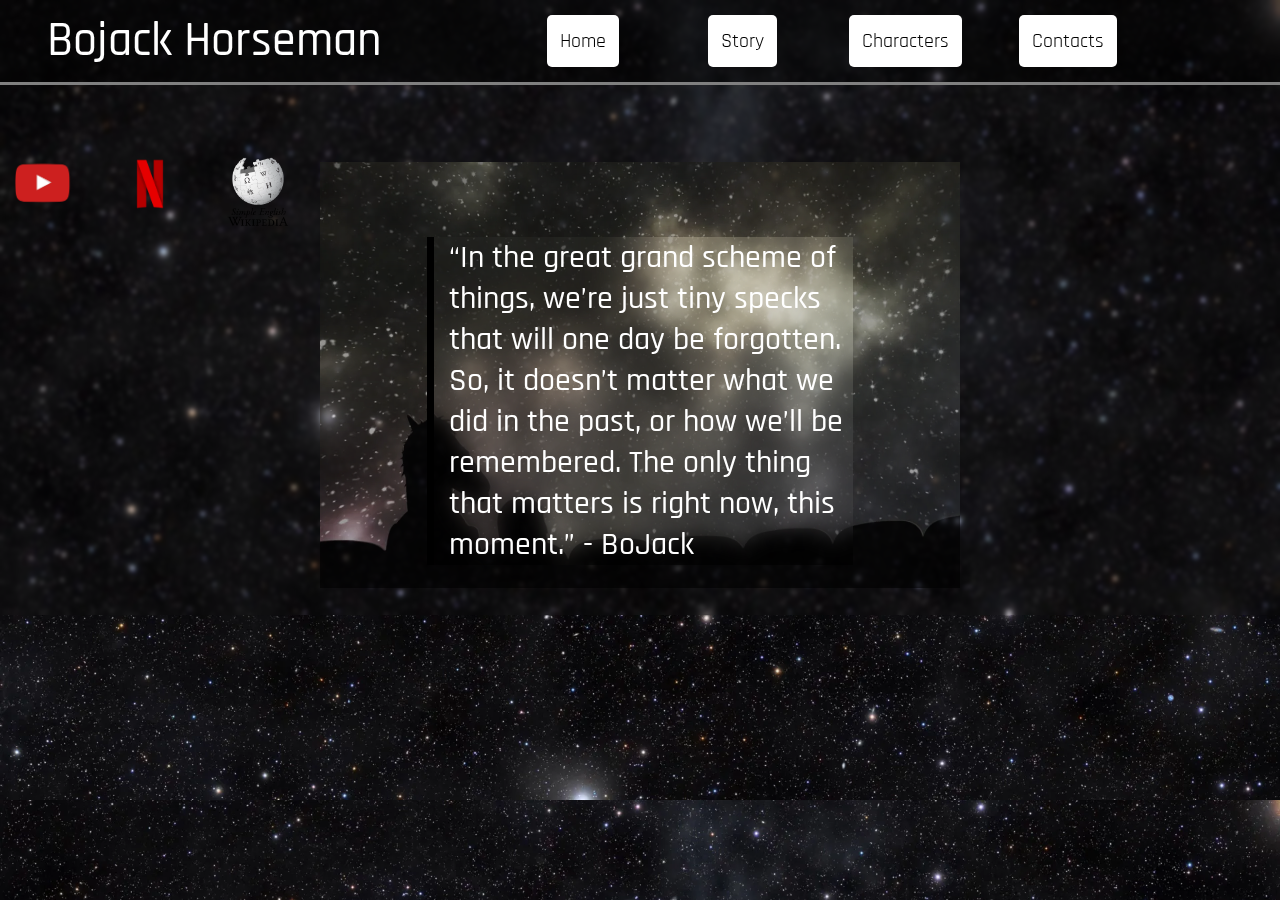
<file: index.html>
<!DOCTYPE html>
<html lang="zxx">
  <head>
    <meta name="Bojack Horseman">
    <title>Home - Bojack Horseman</title>
    <link rel="preconnect" href="https://fonts.googleapis.com">
    <link rel="preconnect" href="https://fonts.gstatic.com" crossorigin>
    <link rel="preconnect" href="https://fonts.googleapis.com">
    <link rel="preconnect" href="https://fonts.gstatic.com" crossorigin>
    <link href="https://fonts.googleapis.com/css2?family=Rajdhani:wght@300;500;600&display=swap" rel="stylesheet">
    <link rel="preconnect" href="https://fonts.googleapis.com">
    <link rel="preconnect" href="https://fonts.gstatic.com" crossorigin>
    <!-- ovanför länkas alla fonter -->
  <meta charset="utf-8">
  <meta name="viewport" content="width=device-width, initial-scale=1">
  <link rel="stylesheet" type="text/css" href="css/style.css">
  <link rel="stylesheet" type="text/css" href="css/grid.css">
<!-- ovanför länkas övriga dokument, språk, samt anpassas för andra enheter -->
</head>
<body>
  <header>
    <h1 id="rubrik"> Bojack Horseman </h1>

  <button class="hem">
    <a class="hem" href="index.html">Home</a>
  </button>
  <button class="handling">
    <a class="handling" href="story.html">Story</a>
  </button>

  <button class="kontakt">
    <a class="kontakt" href="https://www.youtube.com/watch?v=QzcvRDWgRIE&ab_channel=WarnerMusicDenmark" target="_blank">Contacts</a>
  </button>

<div class="dropdown">
  <button class="dropbtn"> Characters </button>
<div class="dropdown-content">
    <a href="bojack.html">BoJack</a>
    <a href="https://www.youtube.com/watch?v=dQw4w9WgXcQ&ab_channel=RickAstley" target="_blank">Carlolyn</a>
    <a href="https://www.youtube.com/watch?v=fC7oUOUEEi4&ab_channel=StackMan" target="_blank">Mr Peanutbutter</a>
  <!-- knappar till andra sidor -->
  </div>
</div>
</header>
<div class="content">
<!-- ovanför är allt innehåll till"header" -->
  <img alt="Bojack and Sarah Lynn starwatching" id="bild1" src="img/starlooking.webp">
  <h2 class="inledning">“In the great grand scheme of things, we’re just tiny specks that will one day be forgotten. So, it doesn’t matter what we did in the past, or how we’ll be remembered. The only thing that matters is right now, this moment.” - BoJack</h2>
<!-- citat som står på hem-sidan -->
<a class="netflix info" href="https://www.netflix.com/title/70300800" target="_blank">
  <img class="netflix info" alt="Netflix link" src="img/netflixbild.webp">
</a>
<a class="youtube info" href="https://www.youtube.com/watch?v=i1eJMig5Ik4" target="_blank">
  <img class="youtube info" alt="Youtube link" src="img/ytbild.webp">
</a>
<a class="wiki info" href="https://en.wikipedia.org/wiki/BoJack_Horseman" target="_blank">
  <img class="wiki info" alt="Wikipedia link" src="img/wikibild.webp">
<!-- länkar till trailer, wikipedia sidan och serien på netflix -->
</a>
</div>
</body>
</html>
</file>
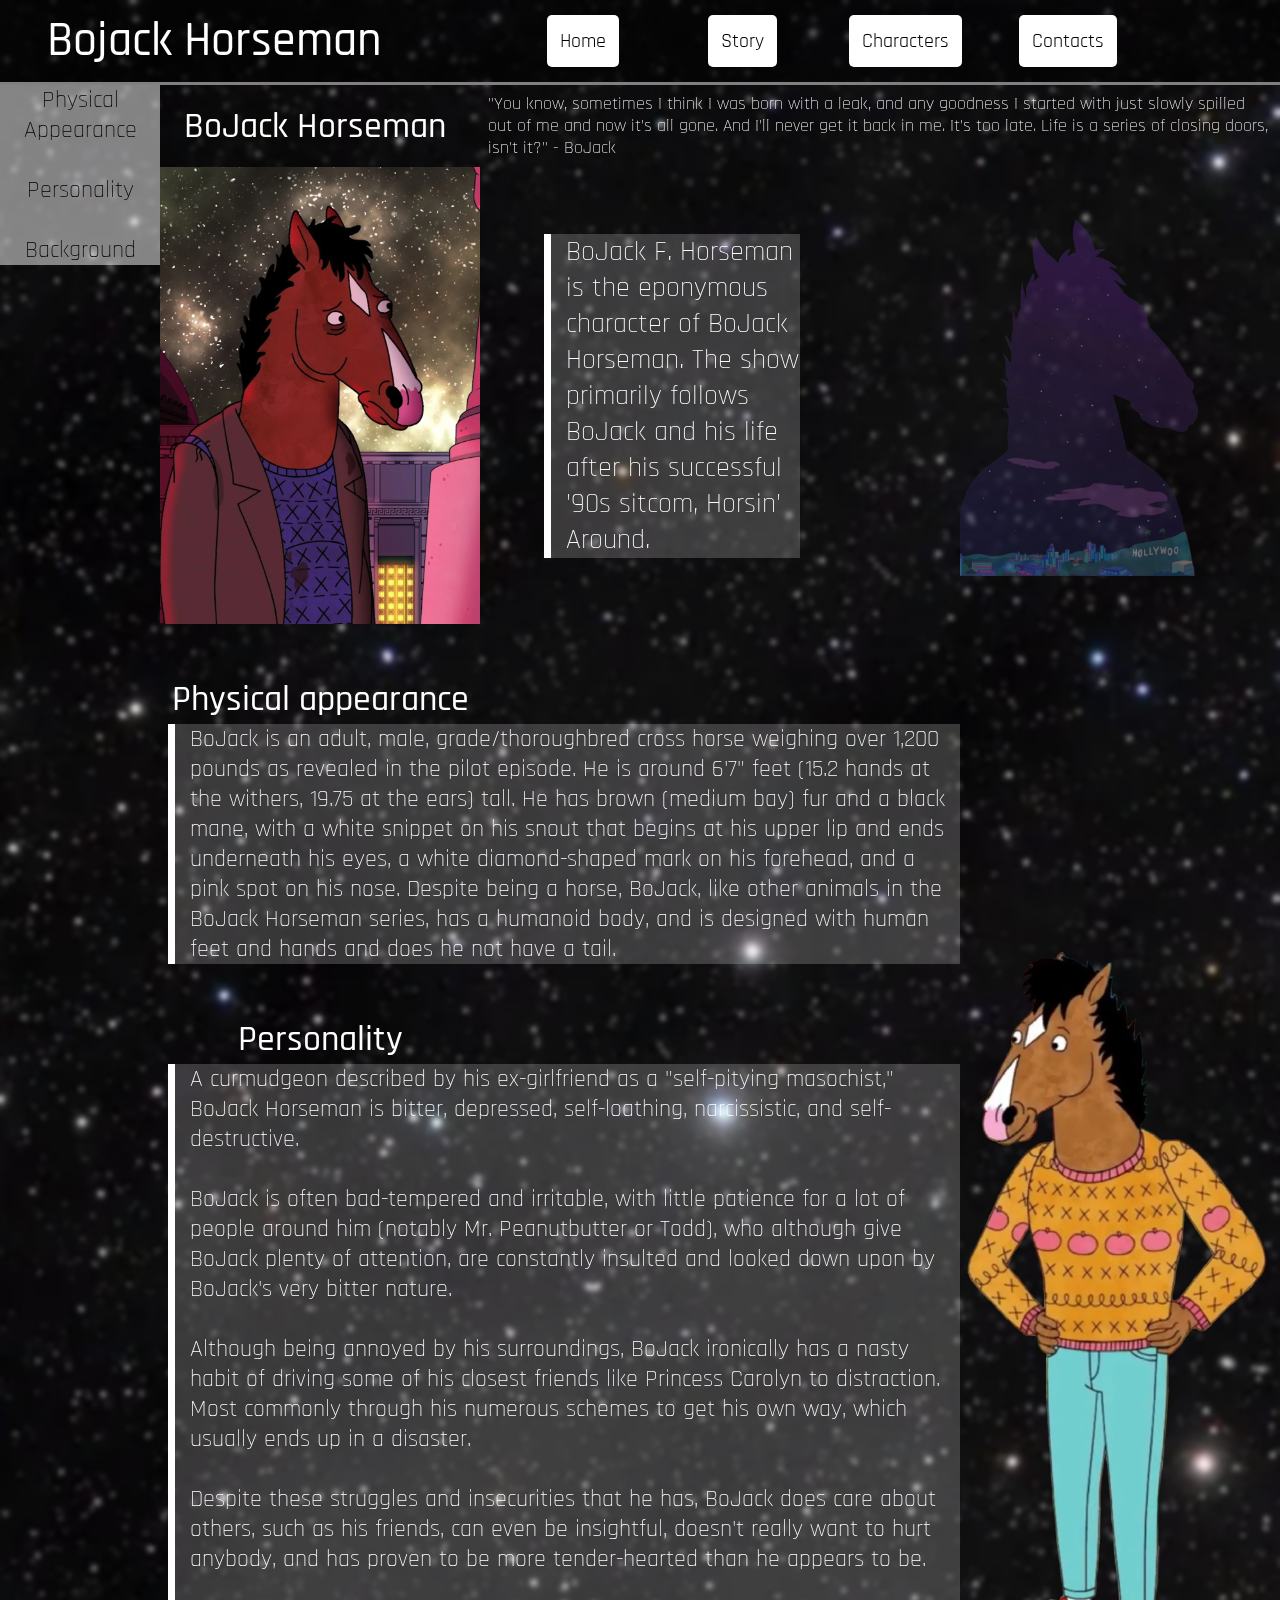
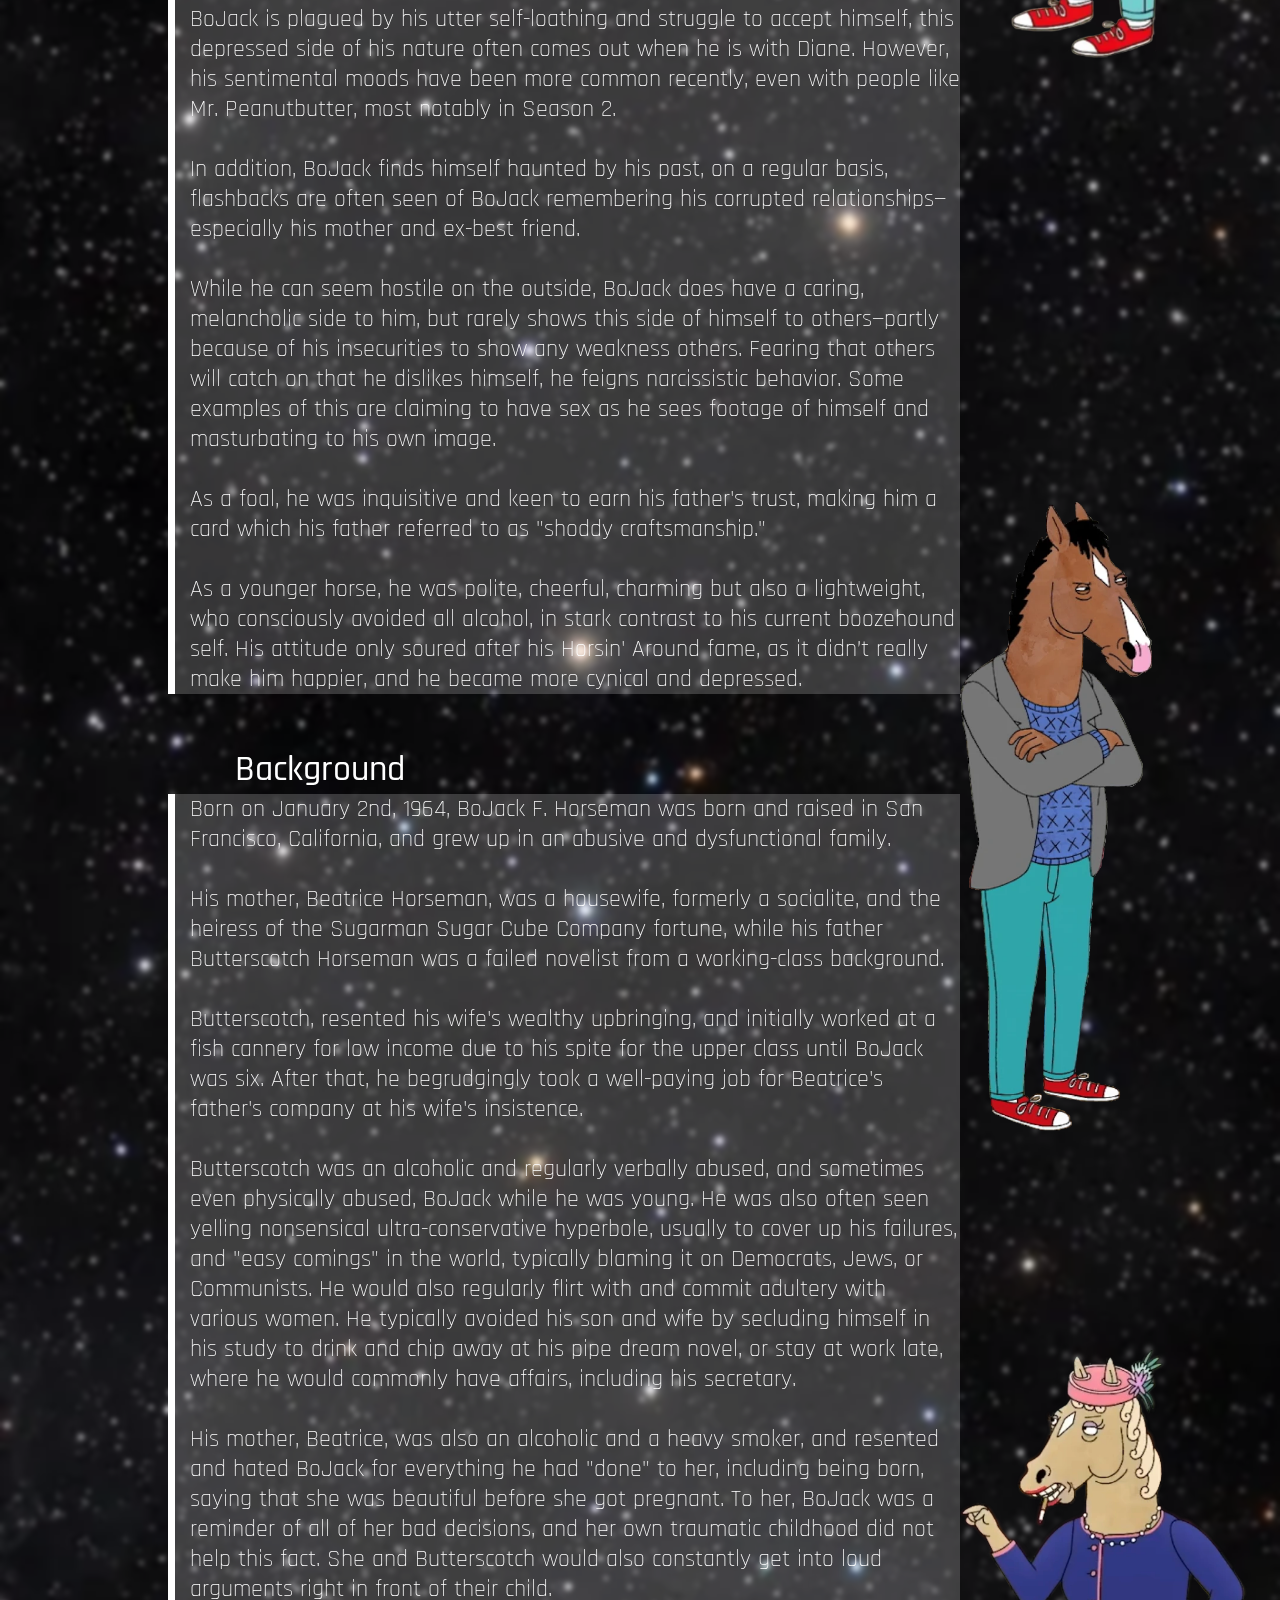
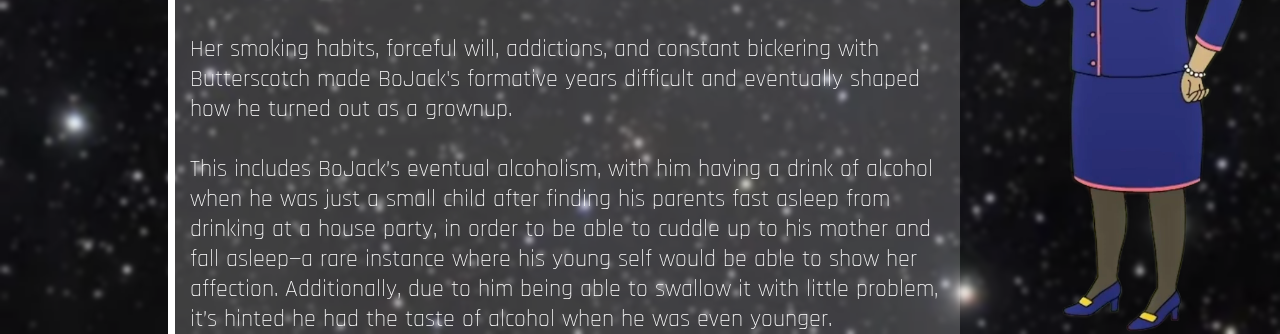
<file: bojack.html>
<!DOCTYPE html>
<html lang="zxx">
  <head>
    <meta name="Bojack Horseman">
    <title>Bojack Horseman</title>
    <link rel="preconnect" href="https://fonts.googleapis.com">
    <link rel="preconnect" href="https://fonts.gstatic.com" crossorigin>
    <link rel="preconnect" href="https://fonts.googleapis.com">
    <link rel="preconnect" href="https://fonts.gstatic.com" crossorigin>
    <link href="https://fonts.googleapis.com/css2?family=Rajdhani:wght@300;500;600&display=swap" rel="stylesheet">
    <link rel="preconnect" href="https://fonts.googleapis.com">
    <link rel="preconnect" href="https://fonts.gstatic.com" crossorigin>
    <!-- ovanför länkas alla fonter -->
  <meta charset="utf-8">
  <meta name="viewport" content="width=device-width, initial-scale=1">
  <link rel="stylesheet" type="text/css" href="css/style.css">
  <link rel="stylesheet" type="text/css" href="css/grid.css">
<!-- ovanför länkas övriga dokument, språk, samt anpassas för andra enheter -->
</head>
  <body>
    <header>
      <h1 id="rubrik"> Bojack Horseman </h1>
      <a class="hem" href="index.html">
      <button class="hem"> Home </button>
      </a>
      <a class="handling" href="story.html">
      <button class="handling"> Story </button>
      </a>
      <a class="kontakt" href="https://www.youtube.com/watch?v=QzcvRDWgRIE&ab_channel=WarnerMusicDenmark" target="_blank">
<button class="kontakt"> Contacts </button>
      </a>
    <div class="dropdown">
      <button class="dropbtn"> Characters </button>
    <div class="dropdown-content">
      <a href="bojack.html">BoJack</a>
      <a href="https://www.youtube.com/watch?v=dQw4w9WgXcQ&ab_channel=RickAstley" target="_blank">Carlolyn</a>
      <a href="https://www.youtube.com/watch?v=fC7oUOUEEi4&ab_channel=StackMan" target="_blank">Mr Peanutbutter</a>
  <!-- knappar till andra sidor -->
    </div>
  </div>
</header>
<div class="content2">
  <ul class="lista" id="lista1">
      <li><a href="#appearance">Physical Appearance</a></li>
      <br>
      <li><a href="#personality">Personality</a></li>
      <br>
      <li><a href="#background">Background</a></li>
  </ul>
  <!-- litet register med listade ord -->
  <h2 class="titel" id="titel1">BoJack Horseman</h2>
  <img alt="BoJack" id="bild2" src="img/bild2.webp">
  <img alt="BoJack cutout with city background" id="bild3" src="img/bild3.webp">
  <h3 class="citat" id="citat1">"You know, sometimes I think I was born with a leak, and any goodness I started with just slowly spilled out of me and now it's all gone. And I'll never get it back in me. It's too late. Life is a series of closing doors, isn't it?" - BoJack</h3>
  <p class="text" id="bojack-text"> BoJack F. Horseman is the eponymous character of BoJack Horseman. The show primarily follows BoJack and his life after his successful '90s sitcom, Horsin' Around.
  </p>
  <!-- liten inledning till karaktären BoJack -->
  <img alt="Bojack from Horsin' Around" id="bild4" src="img/bild4.webp">
  <h2 class="del" id="appearance"> Physical appearance </h2>
  <p class="text2" id="bojack-utseende"> BoJack is an adult, male, grade/thoroughbred cross horse weighing over 1,200 pounds as revealed in the pilot episode.

    He is around 6'7" feet (15.2 hands at the withers, 19.75 at the ears) tall.

    He has brown (medium bay) fur and a black mane, with a white snippet on his snout that begins at his upper lip and ends underneath his eyes, a white diamond-shaped mark on his forehead, and a pink spot on his nose.

    Despite being a horse, BoJack, like other animals in the BoJack Horseman series, has a humanoid body, and is designed with human feet and hands and does he not have a tail.</p>
    <img alt="Older BoJack" id="bild5" src="img/bild5.webp">
    <img alt="Beatrice Horseman" id="bild6" src="img/bild6.webp">
    <h2 class="del" id="personality"> Personality </h2>
    <p class="text2" id="bojack-personlighet">
  A curmudgeon described by his ex-girlfriend as a "self-pitying masochist," BoJack Horseman is bitter, depressed, self-loathing, narcissistic, and self-destructive.
  <br><br>
  BoJack is often bad-tempered and irritable, with little patience for a lot of people around him (notably Mr. Peanutbutter or Todd), who although give BoJack plenty of attention, are constantly insulted and looked down upon by BoJack's very bitter nature.
  <br><br>
  Although being annoyed by his surroundings, BoJack ironically has a nasty habit of driving some of his closest friends like Princess Carolyn to distraction. Most commonly through his numerous schemes to get his own way, which usually ends up in a disaster.
  <br><br>
  Despite these struggles and insecurities that he has, BoJack does care about others, such as his friends, can even be insightful, doesn't really want to hurt anybody, and has proven to be more tender-hearted than he appears to be.
  <br><br>
  BoJack is plagued by his utter self-loathing and struggle to accept himself, this depressed side of his nature often comes out when he is with Diane. However, his sentimental moods have been more common recently, even with people like Mr. Peanutbutter, most notably in Season 2.
  <br><br>
  In addition, BoJack finds himself haunted by his past, on a regular basis, flashbacks are often seen of BoJack remembering his corrupted relationships—especially his mother and ex-best friend.
  <br><br>
  While he can seem hostile on the outside, BoJack does have a caring, melancholic side to him, but rarely shows this side of himself to others—partly because of his insecurities to show any weakness others. Fearing that others will catch on that he dislikes himself, he feigns narcissistic behavior. Some examples of this are claiming to have sex as he sees footage of himself and masturbating to his own image.
  <br><br>
  As a foal, he was inquisitive and keen to earn his father's trust, making him a card which his father referred to as "shoddy craftsmanship."
  <br><br>
  As a younger horse, he was polite, cheerful, charming but also a lightweight, who consciously avoided all alcohol, in stark contrast to his current boozehound self. His attitude only soured after his Horsin' Around fame, as it didn’t really make him happier, and he became more cynical and depressed.
 </p>
 <h2 class="del" id="background"> Background </h2>
 <p class="text2" id="bojack-bakgrund">
   Born on January 2nd, 1964, BoJack F. Horseman was born and raised in San Francisco, California, and grew up in an abusive and dysfunctional family.
   <br><br>
   His mother, Beatrice Horseman, was a housewife, formerly a socialite, and the heiress of the Sugarman Sugar Cube Company fortune, while his father Butterscotch Horseman was a failed novelist from a working-class background.
   <br><br>
   Butterscotch, resented his wife's wealthy upbringing, and initially worked at a fish cannery for low income due to his spite for the upper class until BoJack was six. After that, he begrudgingly took a well-paying job for Beatrice's father's company at his wife's insistence.
   <br><br>
   Butterscotch was an alcoholic and regularly verbally abused, and sometimes even physically abused, BoJack while he was young. He was also often seen yelling nonsensical ultra-conservative hyperbole, usually to cover up his failures, and "easy comings" in the world, typically blaming it on Democrats, Jews, or Communists. He would also regularly flirt with and commit adultery with various women. He typically avoided his son and wife by secluding himself in his study to drink and chip away at his pipe dream novel, or stay at work late, where he would commonly have affairs, including his secretary.
   <br><br>
   His mother, Beatrice, was also an alcoholic and a heavy smoker, and resented and hated BoJack for everything he had "done" to her, including being born, saying that she was beautiful before she got pregnant. To her, BoJack was a reminder of all of her bad decisions, and her own traumatic childhood did not help this fact. She and Butterscotch would also constantly get into loud arguments right in front of their child.
   <br><br>
   Her smoking habits, forceful will, addictions, and constant bickering with Butterscotch made BoJack's formative years difficult and eventually shaped how he turned out as a grownup.
   <br><br>
   This includes BoJack’s eventual alcoholism, with him having a drink of alcohol when he was just a small child after finding his parents fast asleep from drinking at a house party, in order to be able to cuddle up to his mother and fall asleep—a rare instance where his young self would be able to show her affection. Additionally, due to him being able to swallow it with little problem, it’s hinted he had the taste of alcohol when he was even younger.
 </p>
<!-- all fakta om BoJack samt några bilder att ha vid sidan av -->
  </div>
</body>
</html>
</file>
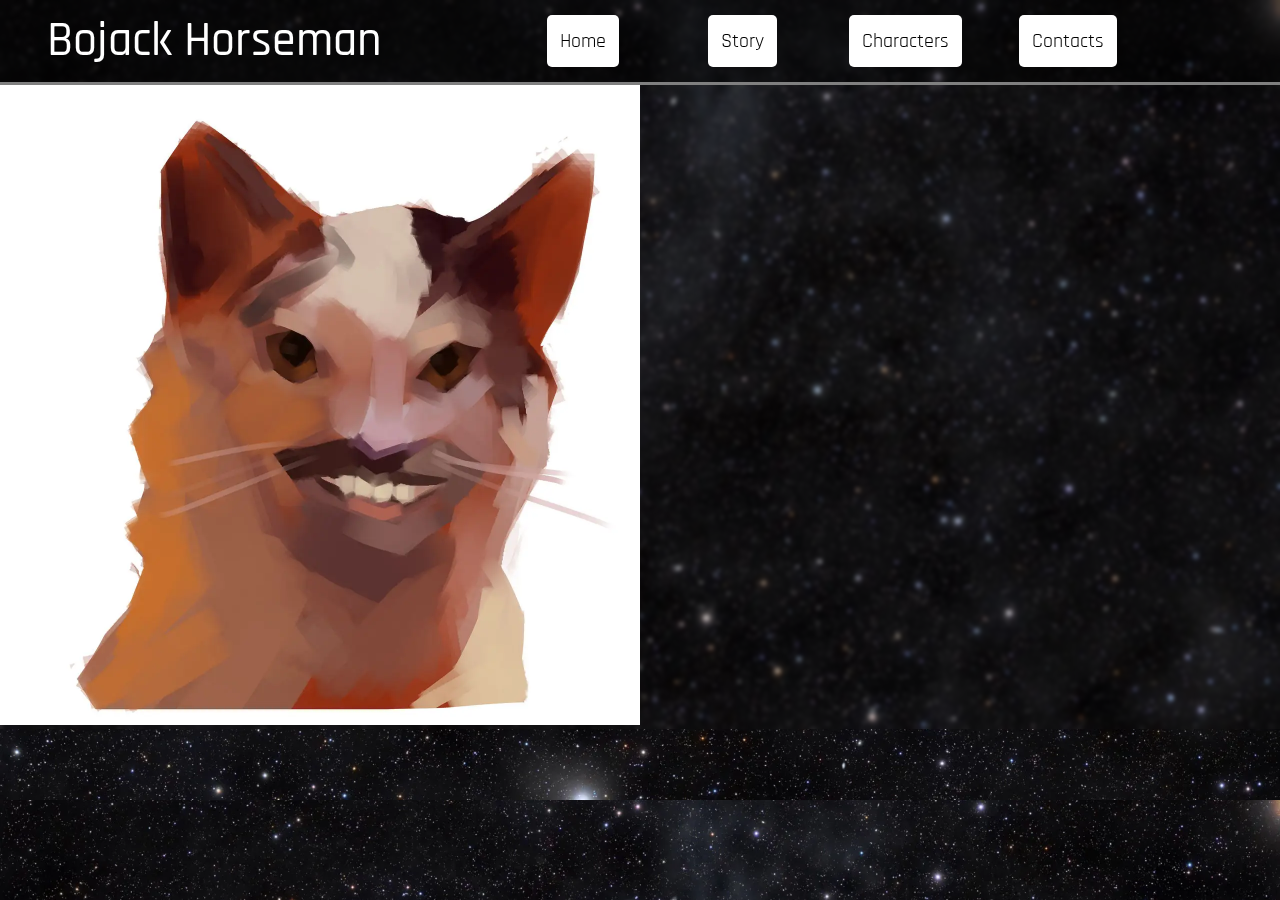
<file: story.html>
<!DOCTYPE html>
<html lang="zxx">
  <head>
    <meta name="Bojack Horseman">
    <title>Bojack Horseman</title>
    <link rel="preconnect" href="https://fonts.gstatic.com" crossorigin>
    <link rel="preconnect" href="https://fonts.gstatic.com" crossorigin>
    <link href="https://fonts.googleapis.com/css2?family=Rajdhani:wght@300;500;600&display=swap" rel="stylesheet">
    <link rel="preconnect" href="https://fonts.googleapis.com">
    <link rel="preconnect" href="https://fonts.gstatic.com" crossorigin>
    <!-- ovanför länkas alla fonter -->
  <meta charset="utf-8">
  <meta name="viewport" content="width=device-width, initial-scale=1">
  <link rel="stylesheet" type="text/css" href="css/style.css">
  <link rel="stylesheet" type="text/css" href="css/grid.css">
<!-- ovanför länkas övriga dokument, språk, samt anpassas för andra enheter -->
</head>
<body>
  <header>
    <h1 id="rubrik"> Bojack Horseman </h1>
    <a class="hem" href="index.html">
      <button class="hem"> Home </button>
    </a>
    <a class="handling" href="story.html">
      <button class="handling"> Story </button>
    </a>
    <a class="kontakt" href="https://www.youtube.com/watch?v=QzcvRDWgRIE&ab_channel=WarnerMusicDenmark" target="_blank">
<button class="kontakt"> Contacts </button>
    </a>
  <div class="dropdown">
    <button class="dropbtn"> Characters </button>
  <div class="dropdown-content">
    <a href="bojack.html">BoJack</a>
    <a href="https://www.youtube.com/watch?v=dQw4w9WgXcQ&ab_channel=RickAstley" target="_blank">Carlolyn</a>
    <a href="https://www.youtube.com/watch?v=fC7oUOUEEi4&ab_channel=StackMan" target="_blank">Mr Peanutbutter</a>
  <!-- knappar till andra sidor -->
  </div>
</div>
</header>
<img src="img/alejandro.webp" id="alejandro">
</body>
</html>
</file>
<file: css/style.css>
*{
  padding:0;
  margin:0;
}
/* ser till att inget har padding eller margin om jag inte säger att det ska ha det */
header{
  background-color: rgba(0,0,0,0.5);
  border-bottom-style: solid;
  border-color: grey;
  justify-items: center;
  align-items: center;
  /* hur menyn ska se ut */
}
body{
  background-image: url("../img/bakgrund.webp"), radial-gradient(rgba(0, 0, 0, 0), rgba(0, 0, 0, 0.5)),
  linear-gradient(to top, rgba(0, 0, 0, 0), rgba(0, 0, 0, 0.5), black);
  background-size: cover;
  backdrop-filter: blur(2px) saturate(70%);
/* hur bakgrunden ska se ut */
}
#rubrik{
  font-family: 'Rajdhani', sans-serif;
  font-weight: 500;
  font-size: 300%;
  color: white;
  padding: 10px;
  margin-left: 1%;
  /* hur rubriken ska se ut */
}
button{
  background-color: white;
  color: black;
  text-decoration: none;
  border: none;
  padding: 13px;
  font-size: 20px;
  font-family: 'Rajdhani', sans-serif;
  border-radius: 5px;
  cursor: pointer;
  /* hur alla knappar i menyn ska se ut */
}
.dropbtn{
  cursor: default;
}
.dropbtn:active{
  color: black;
}
button:link {
  text-decoration: none;
  color: #cccccc;
}
button:visited {
  text-decoration: none;
  color: #cccccc;
}
button:hover {
  background-color: #cccccc;
}
button:active {
  color: white;
}
/* vad som händer när man håller musen över/klickar på knapparna */
.dropdown-content {
  display: none;
  position: absolute;
  background-color: white;
  min-width: 160px;
  box-shadow: 0px 8px 16px 0px rgba(0,0,0,0.2);
  z-index: 1;
}

.dropdown-content a:hover {background-color: #cccccc;}

.dropdown:hover .dropdown-content {display: block;
border-radius: 5px;
}

.dropdown:hover .dropbtn {background-color: #cccccc;}

.dropdown-content a {
  color: black;
  padding: 12px 16px;
  text-decoration: none;
  display: block;
  font-family: 'Rajdhani', sans-serif;
  border-radius: 5px;
}
.dropdown-content a:active{
  color: white;
}
/* hur dropdown menyn ska se ut */
.content{
  justify-items: center;
  align-items: center;
}
#bild1{
  width: 100%;
  opacity: 0.6;
}
.netflix{
  width: 75%;
  align-self: center;
}
.youtube{
  width: 75%;
}
.wiki{
  width: 80%;
  margin-top: 10%;
}
.info:hover{
    background-color:#000;
    opacity:0.7;
}
/* hur alla länkbilder ska se ut */
.inledning{
  font-size: 200%;
  font-family: 'Rajdhani', sans-serif;
  font-weight: 500;
  color: white;
  backdrop-filter: blur(10px) saturate(70%);
  border-left-style: solid;
  border-color: black;
  border-width: 7px;
  padding-left: 15px;
}
/* hur texten (citatet) ska se ut */

.content2{
  justify-content: center;
  align-items: center;
}
#titel1{
  font-size: 225%;
  font-family: 'Rajdhani', sans-serif;
  font-weight: 500;
  color: white;
  padding-left: 5%;
}
#bild2{
  width: 100%;
}
#bild3{
  width: 75%;
  opacity: 0.5;
}
#bild4{
  width: 100%;
}
#bild5{
  width: 60%;
}
#bild6{
  width: 90%;
}
/* hur alla bilder på den andra sidan ska se ut (samt titeln)*/
.citat{
  font-family: 'Rajdhani', sans-serif;
  font-size: 110%;
  font-weight: 100;
  color: white;
  padding: 1%;
  backdrop-filter: blur(10px) saturate(70%);
}
/* hur citatet på sida 2 ska se ut*/
.lista{
  font-size: 150%;
  font-family: 'Rajdhani', sans-serif;
  font-weight: 100;
  color: white;
  background-color: rgba(255,255,255, 0.5);
  text-align: center;
  position: sticky;
  top: 0;
  align-self: start;
}
a:link {
  color: black;
  background-color: transparent;
  text-decoration: none;
}
a:visited {
  color: black;
  background-color: transparent;
  text-decoration: none;
}
a:hover {
  color: black;
  background-color: transparent;
  text-decoration: underline;
}
a:active {
  color: black;
  background-color: transparent;
  text-decoration: underline;
}
/* hur lista ska se ut och hur länkarna ska se ut och bete sig */
.text{
  font-size: 175%;
  font-family: 'Rajdhani', sans-serif;
  font-weight: 100;
  color: white;
}
/* hur generell text ska se ut */
#bojack-text{
  background-color: rgba(255,255,255,0.2);
  border-left-style: solid;
  border-color: white;
  border-width: 7px;
  padding-left: 15px;
  margin-left: 20%;
}
/* hur inledningstexten till BoJack ska se ut */
.del{
  text-align: center;
  font-size: 225%;
  font-family: 'Rajdhani', sans-serif;
  font-weight: 500;
  color: white;
}
/* hur rubrikerna till de olika delarna av fakta ska se ut */
.text2{
  font-size: 150%;
  font-family: 'Rajdhani', sans-serif;
  font-weight: 100;
  color: white;
  background-color: rgba(255,255,255,0.2);
  border-left-style: solid;
  border-color: white;
  border-width: 7px;
  padding-left: 15px;
  margin-left: 1%;
}
#alejandro{
  width: 50%;
}
@media screen and (max-width: 1150px){
  #rubrik{
  font-size: 250%;
}
  .inledning{
    font-size: 175%;
  }
  #bild3{
    display: none;
  }
  #citat1{
    font-size: 125%;
  }
  .text2{
    background-color: rgba(0,0,0,0.35);
  }
}
@media screen and (max-width: 840px){
  #rubrik{
    font-size: 350%;}
  .inledning{
    font-size: 250%;
  }
  #bojack-text{
    margin-left: 15px;
  }
}
@media screen and (max-width: 620px){
    #rubrik{
      font-size: 350%;
    }
    .inledning{
      font-size: 200%;
    }
    #citat1{
      font-size: 100%;
    }
    .text2{
      font-size: 125%;
    }
  }
@media screen and (max-width: 480px){
  #rubrik{
    font-size: 300%;}
  .inledning{
    font-size: 150%;
    }
  #bojack-text{
    font-size: 125%;
    margin: 5%;
    margin-left: 0;
  }
}
/* hur sidan beter sig/ser ut vid olika enheter/storlekar */
</file>
<file: css/grid.css>
header{
  display: grid;
  grid-template-columns: repeat(12, 1fr);
  grid-auto-rows: minmax(80px, auto);
  grid-gap: 0;
}
/* hur griddet ska se ut */
#rubrik{
  grid-column: 1/5;
  grid-row: 1/2;
}

.hem{
  grid-column: 5/8;
  grid-row: 1/2;
}
.handling{
  grid-column: 7/9;
  grid-row: 1/2;
}
.kontakt{
  grid-column: 10/12;
  grid-row: 1/2;
}
/* var headern och knapparna ska placera sig */
.content{
display: grid;
grid-template-columns: repeat(12,1fr);
grid-auto-rows: minmax(50px, auto);
grid-gap: 0;
}
#bild1{
  grid-column: 4/10;
  grid-row: 2/6;
}
.netflix{
  grid-column: 2/3;
  grid-row: 2/3;
}
.youtube{
  grid-column: 1/2;
  grid-row: 2/3;
}
.wiki{
  grid-column: 3/4;
  grid-row: 2/3;
}
  .inledning{
    grid-column: 5/9;
    grid-row: 3/5;
}
/* vanlig grid slutar här*/
/* här börjar griden för andra sidan */
.content2{
  display: grid;
  grid-template-columns: repeat(8,1fr);
  grid-auto-rows: minmax(50px, auto);
  grid-gap: 0;
}
.lista{
  display: flex;
  flex-direction: column;
  grid-column: 1/2;
  grid-row: 1/4;
}
#titel1{
  grid-column: 2/5;
  grid-row: 1/2;
}
#citat1{
  grid-column: 4/9;
  grid-row: 1/2;
}
#bild2{
  grid-column: 2/4;
  grid-row: 2/6;
}
#bild3{
  grid-column: 7/9;
  grid-row: 2/6;
}
#bojack-text{
  grid-column: 4/6;
  grid-row: 2/6;
}
#appearance {
  grid-column: 2/4;
  grid-row: 7/8;
}
#bojack-utseende{
  grid-column: 2/7;
  grid-row: 8/11;
}
#personality{
  grid-column: 2/4;
  grid-row: 12/13;
}
#bojack-personlighet{
  grid-column: 2/7;
  grid-row: 13/16;
}
#bild4{
  grid-column: 7/9;
  grid-row: 8/15;
}
#bild5{
grid-column: 7/9;
grid-row: 15/20;
}
#background{
  grid-column: 2/4;
  grid-row: 17/18;
}
#bojack-bakgrund{
  grid-column: 2/7;
  grid-row: 18/22;
}
#bild6{
  grid-column: 7/9;
  grid-row: 20/22;
}
/* här slutar placeringen för sida 2 */
/* här bestäms hur sidan ska se ut i olika stolekar/på olika enheter */
@media screen and (max-width: 1150px){
.content{
  display: grid;
  grid-template-columns: repeat(10,1fr);
  grid-auto-rows: minmax(50px, auto);
  grid-gap: 0;
    }
  #bild1{
    grid-column: 3/9;
    grid-row: 2/5;
      }
  .inledning{
    grid-column: 4/8;
    grid-row: 3/4;
  }
  .netflix{
   grid-column: 1/2;
   grid-row: 3/4;
  }
  .wiki{
    grid-column: 1/2;
    grid-row: 4/5;
  }
.content2{
  display: grid;
  grid-template-columns: repeat(6, 1fr);
  grid-auto-rows: minmax(60px, auto);
  grid-gap: 0;
}
  #citat1{
    grid-column: 2/7;
    grid-row: 1/2;
  }
  #titel1{
    grid-column: 2/4;
    grid-row: 2/3;
  }
  #bild2{
    grid-column: 2/4;
    grid-row: 3/6;
  }
  #bild4, #bild5, #bild6{
    grid-column: 1/3;
  }
}
@media screen and (max-width: 1024px){
.content{
  display: grid;
  grid-template-columns: repeat(8,1fr);
  grid-auto-rows: minmax(50px, auto);
  grid-gap: 0;
    }
  #bild1{
    grid-column: 2/8;
    grid-row: 2/5;
      }
  .inledning{
    grid-column: 3/7;
  }
}
@media screen and (max-width: 840px){
  header{
    display: grid;
    grid-template-columns: repeat(4, 1fr);
    grid-auto-rows: minmax(60px, auto);
    grid-gap: 0;
  }
  #rubrik{
    grid-column: 1/-1;
    grid-row: 1/2;
  }
  .hem{
    grid-column: 1/2;
    grid-row: 2/3;
  }
  .handling{
    grid-column: 2/3;
    grid-row: 2/3;
  }
  .kontakt{
    grid-column: 4/5;
    grid-row: 2/3;
  }
.content{
  display: grid;
  grid-template-columns: repeat(5,1fr);
  grid-auto-rows: minmax(50px, auto);
  grid-gap: 0;
    }
  #bild1{
    grid-column: 1/-1;
    grid-row: 2/8;
      }
  .inledning{
    grid-column: 1/-1;
    grid-row: 3/6;
  }
  .youtube{
    grid-column: 1/2;
    grid-row: 1/2;
  }
  .netflix{
    grid-column: 3/4;
    grid-row: 1/2;
  }
  .wiki{
    grid-column: 5/6;
    grid-row: 1/2;
  }
  .content2{
    display: grid;
    grid-template-columns: repeat(6, 1fr);
    grid-auto-rows: minmax(60px, auto);
    grid-gap: 0;
  }
  #bojack-text{
    grid-column: 4/7;
    grid-row: 4/5;
  }
}
@media screen and (max-width: 620px){
  .titel{
    grid-column: 2/7;
  }
  #bild2{
    grid-column: 1/3;
  }
  #bojack-text{
    grid-column: 3/7;
    grid-row:
  }
}
@media screen and (max-width: 480px){
  header{
    display: grid;
    grid-template-columns: repeat(4, 1fr);
    grid-auto-rows: minmax(20px, auto);
    grid-gap: 0;
  }
  #rubrik{
    grid-column: 1/-1;
    grid-row: 1/2;
  }
  .hem{
    grid-column: 1/2;
    grid-row: 2/3;
  }
  .handling{
    grid-column: 2/3;
    grid-row: 2/3;
  }
  .kontakt{
    grid-column: 4/5;
    grid-row: 2/3;
  }
.content{
  display: grid;
  grid-template-columns: repeat(5,1fr);
  grid-auto-rows: minmax(50px, auto);
  grid-gap: 0;
    }
  #bild1{
    grid-column: 1/-1;
    grid-row: 2/8;
      }
  .inledning{
    grid-column: 1/-1;
    grid-row: 4/6;
  }
  .youtube{
    grid-column: 1/2;
    grid-row: 1/2;
  }
  .netflix{
    grid-column: 3/4;
    grid-row: 1/2;
  }
  .wiki{
    grid-column: 5/6;
    grid-row: 1/2;
    }
  #bild2{
    grid-column: 2/6;
  }
  #bojack-text{
    grid-column: 2/7;
    grid-row: 6/7;
  }
}
</file>
